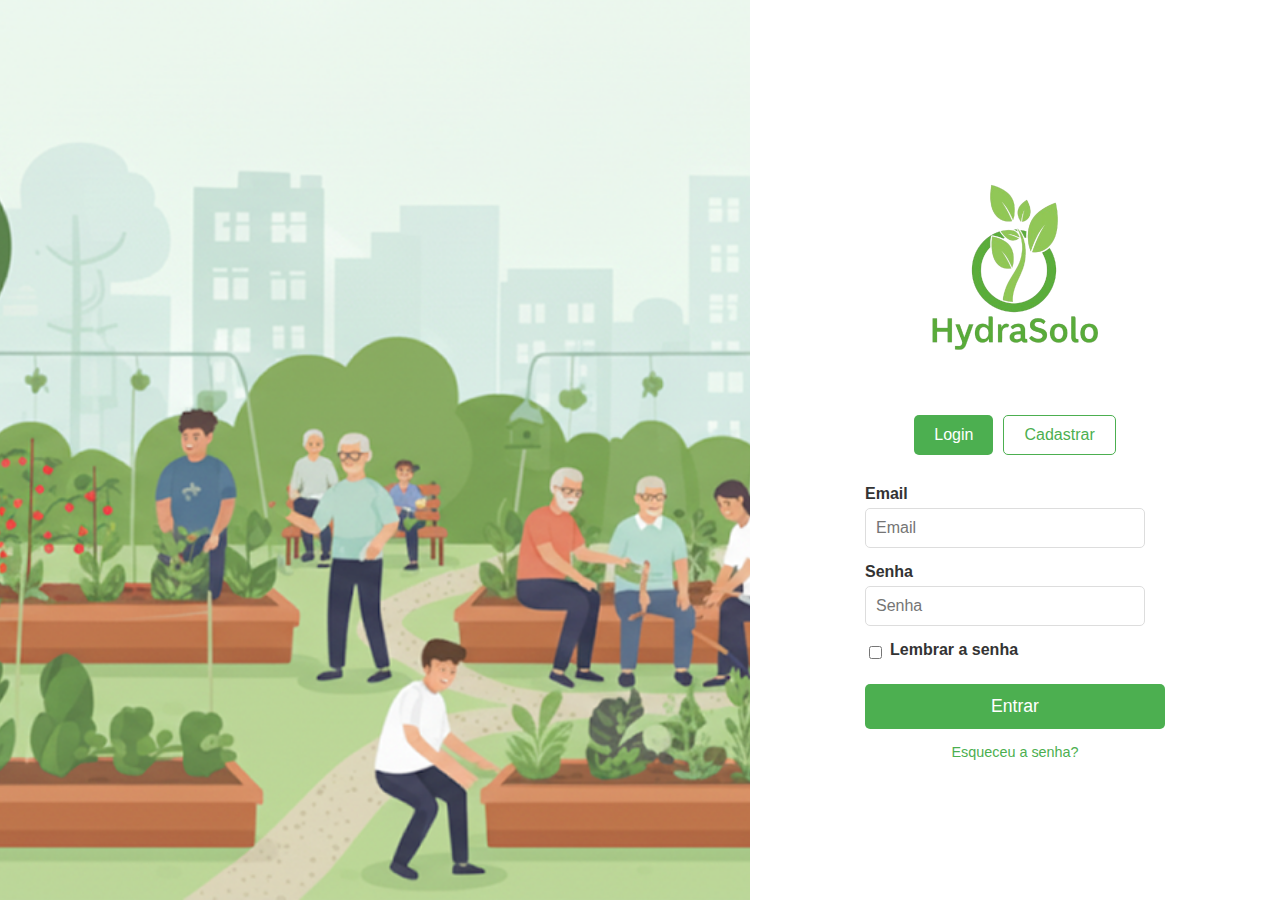
<file: index.html>
<!DOCTYPE html>
<html lang="pt-BR">
<head>
    <meta charset="UTF-8">
    <meta name="viewport" content="width=device-width, initial-scale=1.0">
    <link rel="icon" href="assets/img/favicon.ico" type="image/x-icon">
    <title>Login - HydraSolo</title>
    <link rel="stylesheet" href="css/login.css">
</head>
<body>
    <div class="container">
        <div class="image-section"></div>
        <div class="login-section">
            <div class="logo">
                <img src="assets/img/login-title.png" alt="HydraSolo" class="logo-title-img">
            </div>
            <div class="auth-buttons">
                <button id="loginBtn" class="btn btn-primary">Login</button>
                <button id="registerBtn" class="btn btn-secondary">Cadastrar</button>
            </div>
            <form id="loginForm">
                <div class="form-group">
                    <label for="email">Email</label>
                    <input type="email" id="email" name="email" placeholder="Email" required>
                </div>
                <div class="form-group">
                    <label for="password">Senha</label>
                    <input type="password" id="password" name="password" placeholder="Senha" required>
                </div>
                <div class="form-group checkbox-group">
                    <input type="checkbox" id="rememberMe" name="rememberMe">
                    <label for="rememberMe">Lembrar a senha</label>
                </div>
                <button type="submit" class="btn btn-submit">Entrar</button>
                <a href="#" id="forgotPasswordLink" class="forgot-password">Esqueceu a senha?</a>
            </form>
            <div id="messageContainer" class="message" style="display: none;"></div>
        </div>
    </div>

    <script src="js/login.js"></script>
</body>
</html>
</file>
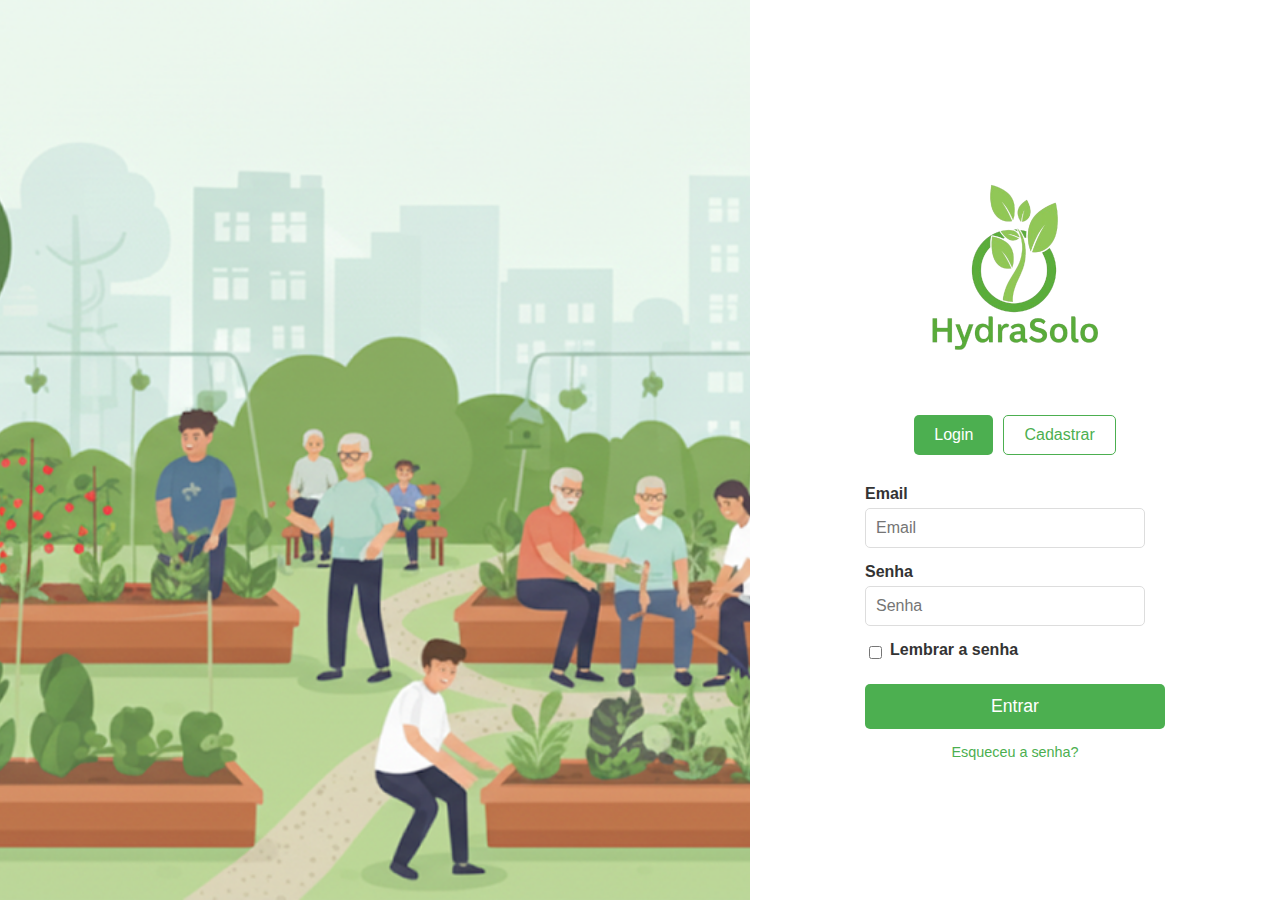
<file: dashboard.html>
<!DOCTYPE html>
<html lang="pt-BR">
<head>
    <meta charset="UTF-8">
    <meta name="viewport" content="width=device-width, initial-scale=1.0">
    <title>Dashboard - HydraSolo</title>
    <link rel="stylesheet" href="css/dashboard.css">
</head>
<body>
    <div class="container">
        <header class="header">
            <div class="logo">
                <img src="assets/img/login-title.png" alt="HydraSolo" class="logo-title-img">
            </div>
            <div class="header-actions">
                <a href="#" id="profileLink" class="icon-link">👤</a>
                <a href="#" id="logoutLink" class="icon-link">➡️</a>
            </div>
        </header>

        <main class="main-content">
            <div class="card status-card">
                <div class="card-info">
                    <p>Status Geral da Horta</p>
                    <h2 id="gardenStatus">Sua horta está saudável!</h2>
                </div>
            </div>

            <div class="card last-watering-card">
                <h3>Última Rega:</h3>
                <div class="watering-info">
                    <span class="emoji-icon">💧</span>
                    <p id="lastWateringTime" class="loading">&nbsp;</p>
                </div>
            </div>

            <div class="card sensor-card soil-humidity-card">
                <h3>Umidade do Solo</h3>
                <div class="sensor-info">
                    <span class="emoji-icon">🌱</span>
                    <p id="soilMoisture" class="loading">&nbsp;</p>
                </div>
            </div>

            <div class="card sensor-card airTempC-card">
                <h3>Temperatura</h3>
                <div class="sensor-info">
                    <span class="emoji-icon">🌡️</span>
                    <p id="airTempC" class="loading">&nbsp;</p>
                </div>
            </div>

            <div class="card sensor-card air-humidity-card">
                <h3>Umidade do Ar</h3>
                <div class="sensor-info">
                    <span class="emoji-icon">💨</span>
                    <p id="airHumidity" class="loading">&nbsp;</p>
                </div>
            </div>
            
            <div class="card last-reading-card">
                <h3>Última Leitura:</h3>
                <div class="reading-info">
                    <span class="emoji-icon">🕐</span>
                    <p id="lastReadingTime" class="loading">&nbsp;</p>
                </div>
                <button id="manualWateringBtn" class="btn-manual-watering">Regar Manualmente</button>
            </div>

            <div class="card add-device-card">
                <a href="register-device.html" class="add-device-link">
                    <span class="add-icon">+</span> Adicionar dispositivo
                </a>
            </div>
        </main>
    </div>

    <script src="js/dashboard.js"></script>
</body>
</html>
</file>
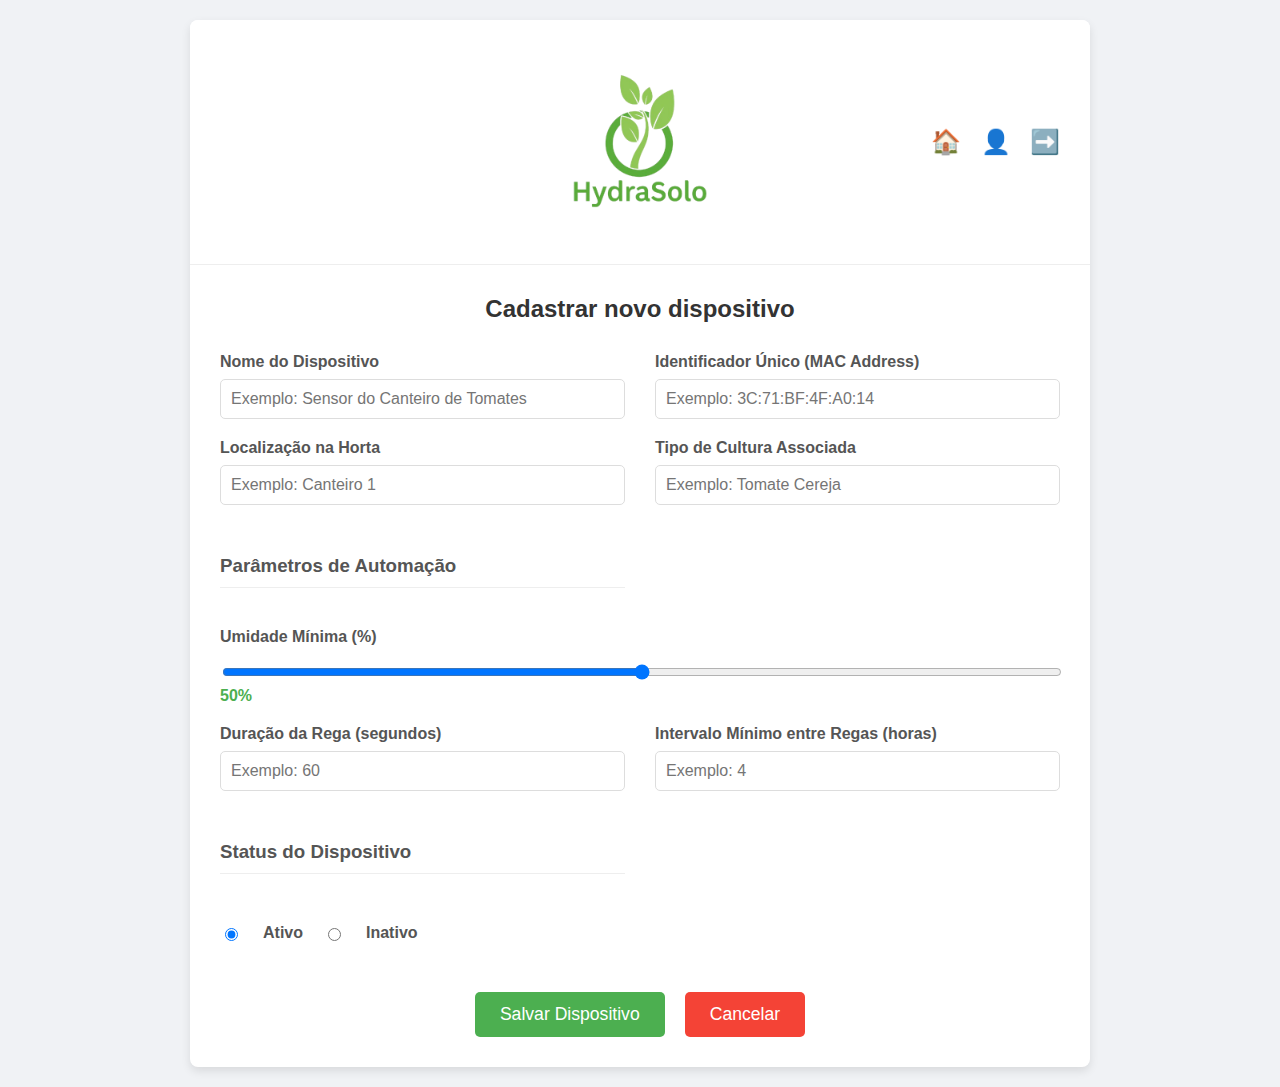
<file: register-device.html>
<!DOCTYPE html>
<html lang="pt-BR">
<head>
    <meta charset="UTF-8">
    <meta name="viewport" content="width=device-width, initial-scale=1.0">
    <title>Cadastrar Novo Dispositivo - HydraSolo</title>
    <link rel="stylesheet" href="css/register-device.css">
</head>
<body>
    <div class="container">
        <header class="header">
            <div class="logo">
                <img src="assets/img/login-title.png" alt="HydraSolo" class="logo-title-img">
            </div>
            <div class="header-actions">
                <a href="dashboard.html" class="icon-link">🏠</a>
                <a href="#" id="profileLink" class="icon-link">👤</a>
                <a href="#" id="logoutLink" class="icon-link">➡️</a>
            </div>
        </header>

        <main class="main-content">
            <h2>Cadastrar novo dispositivo</h2>
            <form id="registerDeviceForm">
                <div class="form-group">
                    <label for="deviceName">Nome do Dispositivo</label>
                    <input type="text" id="deviceName" name="deviceName" placeholder="Exemplo: Sensor do Canteiro de Tomates" required>
                </div>
                <div class="form-group">
                    <label for="macAddress">Identificador Único (MAC Address)</label>
                    <input type="text" id="macAddress" name="macAddress" placeholder="Exemplo: 3C:71:BF:4F:A0:14" required>
                </div>
                <div class="form-group">
                    <label for="gardenLocation">Localização na Horta</label>
                    <input type="text" id="gardenLocation" name="gardenLocation" placeholder="Exemplo: Canteiro 1" required>
                </div>
                <div class="form-group">
                    <label for="associatedCulture">Tipo de Cultura Associada</label>
                    <input type="text" id="associatedCulture" name="associatedCulture" placeholder="Exemplo: Tomate Cereja" required>
                </div>

                <h3>Parâmetros de Automação</h3>
                <div class="form-group slider-group">
                    <label for="minHumidity">Umidade Mínima (%)</label>
                    <input type="range" id="minHumidity" name="minHumidity" min="0" max="100" value="50">
                    <span id="minHumidityValue">50%</span>
                </div>
                <div class="form-group">
                    <label for="wateringDuration">Duração da Rega (segundos)</label>
                    <input type="number" id="wateringDuration" name="wateringDuration" placeholder="Exemplo: 60" min="1" required>
                </div>
                <div class="form-group">
                    <label for="minInterval">Intervalo Mínimo entre Regas (horas)</label>
                    <input type="number" id="minInterval" name="minInterval" placeholder="Exemplo: 4" min="0" required>
                </div>

                <h3>Status do Dispositivo</h3>
                <div class="form-group radio-group">
                    <input type="radio" id="statusActive" name="deviceStatus" value="active" checked>
                    <label for="statusActive">Ativo</label>
                    <input type="radio" id="statusInactive" name="deviceStatus" value="inactive">
                    <label for="statusInactive">Inativo</label>
                </div>

                <div class="form-actions">
                    <button type="submit" class="btn btn-save">Salvar Dispositivo</button>
                    <button type="button" class="btn btn-cancel" id="cancelBtn">Cancelar</button>
                </div>
            </form>
            <div id="messageContainer" class="message" style="display: none;"></div>
        </main>
    </div>

    <script src="js/register-device.js"></script>
</body>
</html>
</file>
<file: css/login.css>
body {
    margin: 0;
    padding: 0;
    font-family: Arial, sans-serif;
    background-color: #f0f2f5;
    box-sizing: border-box;
}

.container {
    display: flex;
    width: 100vw; 
    height: 100vh; 
    background-color: #fff;
    overflow: hidden;
}

.image-section {
    flex: 1;
    background-image: url('../assets/img/login.png');
    background-size: cover;
    background-position: center;
    background-repeat: no-repeat;
    height: 100vh;
    margin: 0;
    padding: 0;
    border: none;
    image-rendering: auto;
    min-width: 400px; 
}

.login-section {
    flex: 0.6;
    padding: 40px;
    display: flex;
    flex-direction: column;
    justify-content: center;
    align-items: center;
    text-align: center;
    box-sizing: border-box;
}

.logo {
    margin-bottom: 20px;
}

.logo-title-img {
    max-width: 250px;
    height: auto;
    object-fit: contain;
}

.auth-buttons {
    display: flex;
    gap: 10px;
    margin-bottom: 30px;
}

.btn {
    padding: 10px 20px;
    border: none;
    border-radius: 5px;
    cursor: pointer;
    font-size: 1em;
    transition: background-color 0.3s ease;
}

.btn-primary {
    background-color: #4CAF50;
    color: white;
}

.btn-primary:hover {
    background-color: #45a049;
}

.btn-secondary {
    background-color: #fff;
    color: #4CAF50;
    border: 1px solid #4CAF50;
}

.btn-secondary:hover {
    background-color: #f0f8f0;
}

form {
    width: 100%;
    max-width: 300px;
}

.form-group {
    margin-bottom: 15px;
    text-align: left;
}

.form-group label {
    display: block;
    margin-bottom: 5px;
    color: #333;
    font-weight: bold;
}

.form-group input[type="email"],
.form-group input[type="password"] {
    width: calc(100% - 20px);
    padding: 10px;
    border: 1px solid #ddd;
    border-radius: 5px;
    font-size: 1em;
    box-sizing: border-box;
}

.checkbox-group {
    display: flex;
    align-items: center;
    margin-bottom: 20px;
}

.checkbox-group input[type="checkbox"] {
    margin-right: 8px;
}

.btn-submit {
    background-color: #4CAF50;
    color: white;
    width: 100%;
    padding: 12px;
    font-size: 1.1em;
    border-radius: 5px;
    border: none;
    cursor: pointer;
    transition: background-color 0.3s ease;
}

.btn-submit:hover {
    background-color: #45a049;
}

.forgot-password {
    display: block;
    margin-top: 15px;
    color: #4CAF50;
    text-decoration: none;
    font-size: 0.9em;
    transition: color 0.3s ease;
}

.forgot-password:hover {
    color: #3e8e41;
}

.message {
    margin-top: 15px;
    padding: 10px;
    border-radius: 5px;
    font-size: 0.9em;
    width: 100%;
    max-width: 300px;
    box-sizing: border-box;
}

.message.error {
    background-color: #ffe0e0;
    color: #cc0000;
    border: 1px solid #cc0000;
}

.message.success {
    background-color: #e0ffe0;
    color: #00cc00;
    border: 1px solid #00cc00;
}

@media (max-width: 768px) {
    body {
        padding: 10px;
    }
    .container {
        flex-direction: column;
        min-height: unset;
    }

    .login-section {
        padding: 30px 20px;
        flex: none;
    }
}
</file>
<file: css/dashboard.css>
body {
    margin: 0;
    font-family: Arial, sans-serif;
    background-color: #f0f2f5;
    padding: 20px;
    display: flex;
    justify-content: center;
    min-height: 100vh;
    box-sizing: border-box;
}

.container {
    width: 100%;
    max-width: 1200px;
    background-color: #fff;
    border-radius: 8px;
    box-shadow: 0 4px 10px rgba(0, 0, 0, 0.1);
    display: flex;
    flex-direction: column;
    overflow: hidden;
}

.header {
    display: flex;
    justify-content: center;
    align-items: center;
    padding: 20px 30px;
    border-bottom: 1px solid #eee;
    background-color: #fff;
    position: relative;
}

.header-actions {
    position: absolute;
    right: 30px;
}

.logo-title-img {
    max-width: 300px;
    height: auto;
    object-fit: contain;
}

.header-actions .icon-link {
    font-size: 1.5em;
    color: #4CAF50;
    margin-left: 15px;
    text-decoration: none;
}

.header-actions .icon-link:hover {
    color: #3e8e41;
}

.main-content {
    padding: 30px;
    display: grid;
    grid-template-columns: repeat(4, 1fr);
    grid-template-rows: auto auto auto auto;
    gap: 20px;
    grid-template-areas: 
        "status status status status"
        "watering sensor1 sensor2 sensor3"
        "reading add-device add-device add-device"
        ". . . .";
}

.card {
    background-color: #fff;
    border-radius: 8px;
    box-shadow: 0 2px 5px rgba(0, 0, 0, 0.05);
    padding: 20px;
    display: flex;
    flex-direction: column;
    align-items: center;
    text-align: center;
}

.card h3 {
    color: #333;
    margin-top: 0;
    margin-bottom: 15px;
}

.card-icon img, .sensor-info img, .watering-info img, .reading-info img {
    width: 80px;
    height: 80px;
    margin-bottom: 15px;
}

.emoji-icon {
    font-size: 3em;
    margin-bottom: 15px;
    display: block;
}

.status-card {
    grid-area: status;
    flex-direction: column;
    justify-content: center;
    align-items: center;
    text-align: center;
    padding: 30px;
}

.status-card .card-info h2 {
    color: #4CAF50;
    margin: 0;
    font-size: 1.8em;
}

.status-card .card-info p {
    color: #333;
    margin-bottom: 10px;
    font-weight: bold;
}

.last-watering-card {
    grid-area: watering;
    justify-content: space-between;
    grid-column: span 1;
    min-width: 280px;
}

.last-watering-card button {
    margin-top: 20px;
}

.last-reading-card {
    grid-area: reading;
    justify-content: space-between;
    grid-column: span 1;
    min-width: 280px;
}

.btn-manual-watering {
    background-color: #4CAF50;
    color: white;
    padding: 10px 20px;
    border: none;
    border-radius: 5px;
    cursor: pointer;
    font-size: 1em;
    transition: background-color 0.3s ease;
}

.btn-manual-watering:hover {
    background-color: #45a049;
}

.add-device-card {
    grid-area: add-device;
    display: flex;
    justify-content: center;
    align-items: center;
    min-height: 80px;
    border: 2px dashed #ccc;
    transition: border-color 0.3s ease;
    padding: 15px;
}

.add-device-card:hover {
    border-color: #4CAF50;
}

.add-device-link {
    text-decoration: none;
    color: #666;
    font-size: 1.1em;
    display: flex;
    align-items: center;
    gap: 10px;
    transition: color 0.3s ease;
}

.add-device-link:hover {
    color: #4CAF50;
}

.add-icon {
    font-size: 1.5em;
    font-weight: bold;
}

.soil-humidity-card {
    grid-area: sensor1;
}

.airTempC-card {
    grid-area: sensor2;
}

.air-humidity-card {
    grid-area: sensor3;
}

/* Cores para valores dos sensores e informações */
.sensor-info p, .watering-info p, .reading-info p {
    color: #333;
    font-weight: bold;
    font-size: 1.1em;
}

/* Skeleton / shimmer loading for <p> fields */
p.loading {
    display: inline-block;
    width: 9ch; /* approximate width for short values; p.autogrow may override */
    max-width: 100%;
    height: 1.2em;
    margin: 0;
    vertical-align: middle;
    border-radius: 6px;
    background: linear-gradient(90deg, #f3f3f3 25%, #e9e9e9 37%, #f3f3f3 63%);
    background-size: 400% 100%;
    animation: shimmer 1.4s linear infinite;
    color: transparent; /* hide text while loading */
    pointer-events: none;
}

/* allow full width for reading / longer fields */
.last-reading-card p.loading,
.watering-info p.loading {
    width: 12ch;
}

/* When JS removes .loading the element should look normal */
p:not(.loading) {
    background: none;
    color: inherit;
    animation: none;
}

/* optional responsive tweak */
@media (max-width: 480px) {
    p.loading { width: 7ch; height: 1.1em; }
}

/* shimmer animation */
@keyframes shimmer {
    0% { background-position: 200% 0; }
    100% { background-position: -200% 0; }
}

@media (max-width: 768px) {
    .main-content {
        grid-template-columns: 1fr;
        padding: 20px;
    }

    .status-card {
        grid-column: span 1;
        flex-direction: column;
        text-align: center;
    }

    .status-card .card-info h2 {
        font-size: 1.5em;
    }

    .header {
        padding: 15px 20px;
    }

    .logo-title-img {
        max-width: 150px;
    }
}
</file>
<file: css/register-device.css>
body {
    margin: 0;
    font-family: Arial, sans-serif;
    background-color: #f0f2f5;
    padding: 20px;
    display: flex;
    justify-content: center;
    min-height: 100vh;
    box-sizing: border-box;
}

.container {
    width: 100%;
    max-width: 900px; /* Mais largo para o formulário */
    background-color: #fff;
    border-radius: 8px;
    box-shadow: 0 4px 10px rgba(0, 0, 0, 0.1);
    display: flex;
    flex-direction: column;
    overflow: hidden;
}


.header {
    display: flex;
    justify-content: center; /* Centraliza o conteúdo */
    align-items: center;
    padding: 20px 30px;
    border-bottom: 1px solid #eee;
    background-color: #fff;
    position: relative; /* Para posicionar os ícones absolutamente se necessário */
}

.logo-title-img {
    max-width: 200px;
    height: auto;
    object-fit: contain;
}

/* Mover os ícones para a direita */
.header-actions {
    position: absolute;
    right: 30px;
}

.header-actions .icon-link {
    font-size: 1.5em;
    color: #4CAF50;
    margin-left: 15px;
    text-decoration: none;
}

.header-actions .icon-link:hover {
    color: #3e8e41;
}

/* Ajuste para mobile */
@media (max-width: 768px) {
    .header {
        padding: 15px 20px;
        justify-content: center;
    }
    
    .logo-title-img {
        max-width: 150px;
    }
    
    .header-actions {
        right: 20px;
    }
}

.main-content {
    padding: 30px;
}

.main-content h2 {
    color: #333;
    margin-top: 0;
    margin-bottom: 30px;
    text-align: center;
}

.main-content h3 {
    color: #555;
    margin-top: 30px;
    margin-bottom: 20px;
    border-bottom: 1px solid #eee;
    padding-bottom: 10px;
}

form {
    display: grid;
    grid-template-columns: 1fr 1fr; /* Duas colunas para os campos */
    gap: 20px 30px;
}

.form-group {
    display: flex;
    flex-direction: column;
}

.form-group label {
    margin-bottom: 8px;
    font-weight: bold;
    color: #555;
}

.form-group input[type="text"],
.form-group input[type="number"] {
    padding: 10px;
    border: 1px solid #ddd;
    border-radius: 5px;
    font-size: 1em;
    width: 100%;
    box-sizing: border-box; 
}

/* Campos que ocupam duas colunas */
.form-group:nth-of-type(1), /* Nome do Dispositivo */
.form-group:nth-of-type(2), /* MAC Address */
.form-group:nth-of-type(3), /* Localização */
.form-group:nth-of-type(4) { /* Cultura */
    /* São 4 campos, podem ficar em 2 colunas com 2 linhas */
}

.slider-group {
    grid-column: span 2; 
    display: flex;
    flex-direction: column;
    align-items: flex-start;
}

.slider-group input[type="range"] {
    width: 100%;
    margin-top: 10px;
}

.slider-group #minHumidityValue {
    margin-top: 5px;
    font-weight: bold;
    color: #4CAF50;
}

.radio-group {
    grid-column: span 2; 
    flex-direction: row; 
    gap: 20px;
    align-items: center;
    margin-top: 10px;
}

.radio-group input[type="radio"] {
    margin-right: 5px;
}

.radio-group label {
    margin-bottom: 0; 
}

.form-actions {
    grid-column: span 2; 
    display: flex;
    justify-content: center;
    gap: 20px;
    margin-top: 30px;
}

.btn-save, .btn-cancel {
    padding: 12px 25px;
    border: none;
    border-radius: 5px;
    cursor: pointer;
    font-size: 1.1em;
    transition: background-color 0.3s ease;
}

.btn-save {
    background-color: #4CAF50;
    color: white;
}

.btn-save:hover {
    background-color: #45a049;
}

.btn-cancel {
    background-color: #f44336;
    color: white;
}

.btn-cancel:hover {
    background-color: #da190b;
}

.message {
    margin-top: 20px;
    padding: 10px;
    border-radius: 5px;
    font-size: 0.9em;
    width: 100%;
    box-sizing: border-box;
    grid-column: span 2; 
    text-align: center;
}

.message.error {
    background-color: #ffe0e0;
    color: #cc0000;
    border: 1px solid #cc0000;
}

.message.success {
    background-color: #e0ffe0;
    color: #00cc00;
    border: 1px solid #00cc00;
}

@media (max-width: 768px) {
    .header {
        padding: 15px 20px;
    }
    .logo-title-img {
        max-width: 150px;
    }
    .main-content {
        padding: 20px;
    }
    form {
        grid-template-columns: 1fr; 
    }
    .slider-group, .radio-group, .form-actions {
        grid-column: span 1; 
    }
    .radio-group {
        justify-content: center;
    }
    .form-actions {
        flex-direction: column;
        gap: 10px;
    }
    .btn-save, .btn-cancel {
        width: 100%;
    }
}
</file>
